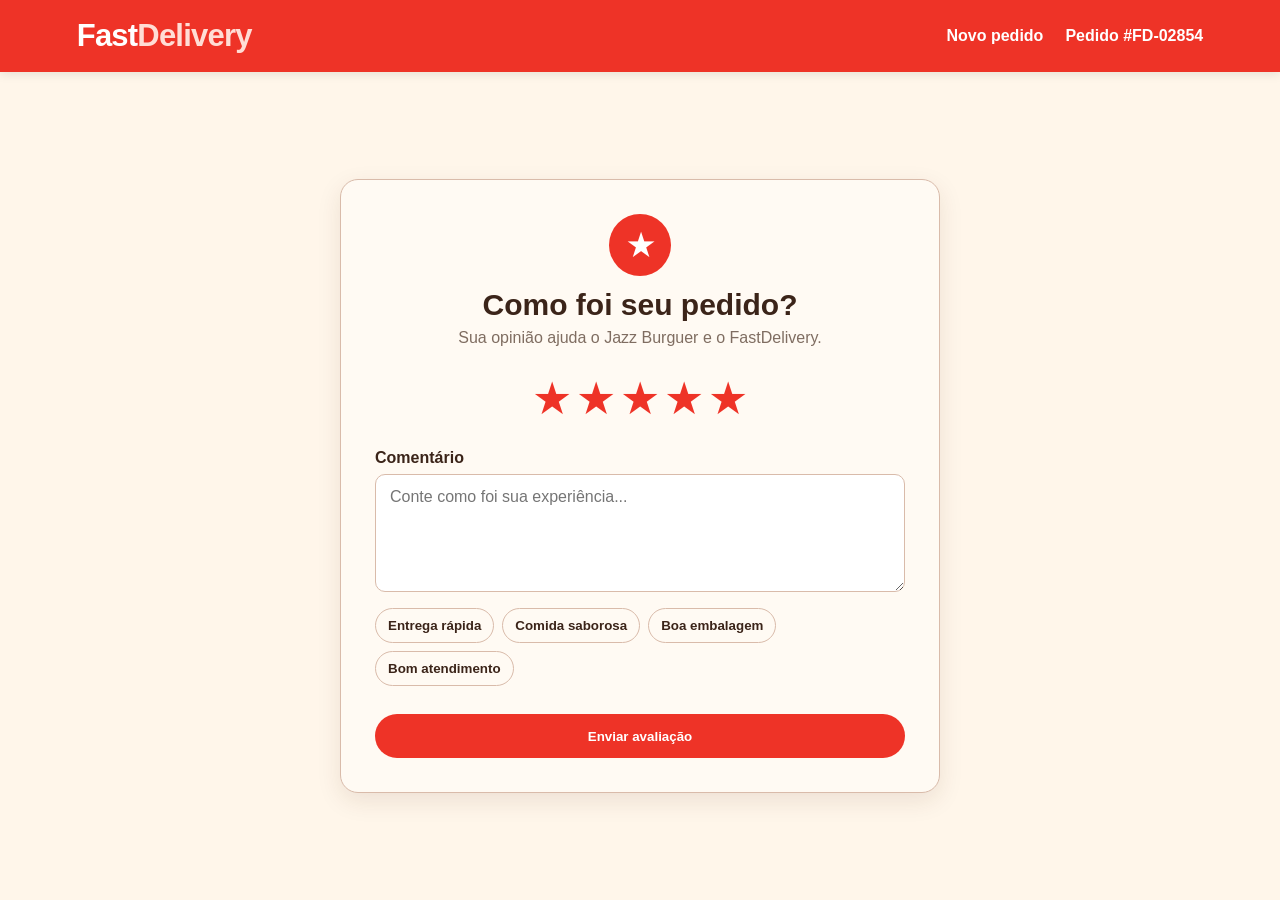
<file: fastdelivery/src/main/resources/static/avaliacao.html>
<!DOCTYPE html>
<html lang="pt-BR">
<head>
<meta charset="UTF-8"><meta name="viewport" content="width=device-width, initial-scale=1.0">
<title>FastDelivery - Avaliação</title><link rel="stylesheet" href="css/style.css">
</head>
<body>
<header class="topbar"><a class="brand" href="index.html">Fast<span>Delivery</span></a><nav><a href="index.html">Novo pedido</a><a href="pedido.html">Pedido #FD-02854</a></nav></header>
<main class="auth-page">
  <div class="auth-card review-card">
    <div class="auth-head"><div class="review-icon">★</div><h1>Como foi seu pedido?</h1><p>Sua opinião ajuda o Jazz Burguer e o FastDelivery.</p></div>
    <form id="review-form">
      <div class="rating" aria-label="Escolha uma nota">
        <input type="radio" id="r5" name="rating" value="5" checked><label for="r5">★</label>
        <input type="radio" id="r4" name="rating" value="4"><label for="r4">★</label>
        <input type="radio" id="r3" name="rating" value="3"><label for="r3">★</label>
        <input type="radio" id="r2" name="rating" value="2"><label for="r2">★</label>
        <input type="radio" id="r1" name="rating" value="1"><label for="r1">★</label>
      </div>
      <div class="field"><label>Comentário</label><textarea rows="5" placeholder="Conte como foi sua experiência..."></textarea></div>
      <div class="tags"><button type="button" onclick="selectTag(this)">Entrega rápida</button><button type="button" onclick="selectTag(this)">Comida saborosa</button><button type="button" onclick="selectTag(this)">Boa embalagem</button><button type="button" onclick="selectTag(this)">Bom atendimento</button></div>
      <button class="btn full" type="submit">Enviar avaliação</button>
    </form>
  </div>
</main>
<script src="js/app.js"></script>
</body>
</html>
</file>
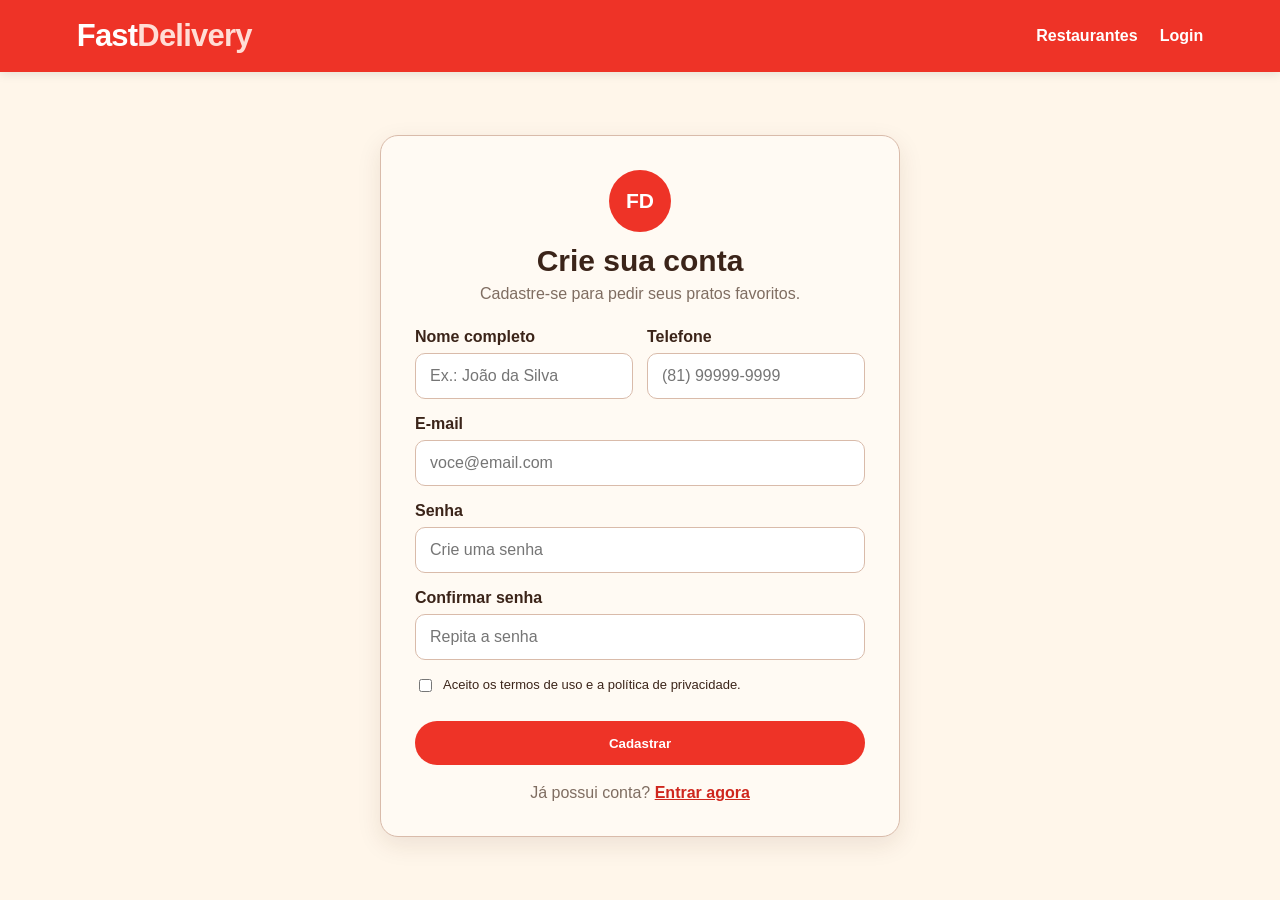
<file: fastdelivery/src/main/resources/static/cadastro.html>
<!DOCTYPE html>
<html lang="pt-BR">
<head>
  <meta charset="UTF-8"><meta name="viewport" content="width=device-width, initial-scale=1.0">
  <title>FastDelivery - Cadastro</title><link rel="stylesheet" href="css/style.css">
</head>
<body>
<header class="topbar"><a class="brand" href="index.html">Fast<span>Delivery</span></a><nav><a href="index.html">Restaurantes</a><a href="login.html">Login</a></nav></header>
<main class="auth-page">
  <div class="auth-card">
    <div class="auth-head"><div class="logo-badge">FD</div><h1>Crie sua conta</h1><p>Cadastre-se para pedir seus pratos favoritos.</p></div>
    <form id="cadastro-form">
      <div class="form-grid">
        <div class="field"><label>Nome completo</label><input required placeholder="Ex.: João da Silva"></div>
        <div class="field"><label>Telefone</label><input required placeholder="(81) 99999-9999"></div>
      </div>
      <div class="field"><label>E-mail</label><input type="email" required placeholder="voce@email.com"></div>
      <div class="field"><label>Senha</label><input type="password" required placeholder="Crie uma senha"></div>
      <div class="field"><label>Confirmar senha</label><input type="password" required placeholder="Repita a senha"></div>
      <label class="check"><input type="checkbox" required> Aceito os termos de uso e a política de privacidade.</label>
      <button class="btn full" type="submit">Cadastrar</button>
    </form>
    <p class="switch">Já possui conta? <a href="login.html">Entrar agora</a></p>
  </div>
</main>
<script src="js/app.js"></script>
</body>
</html>
</file>
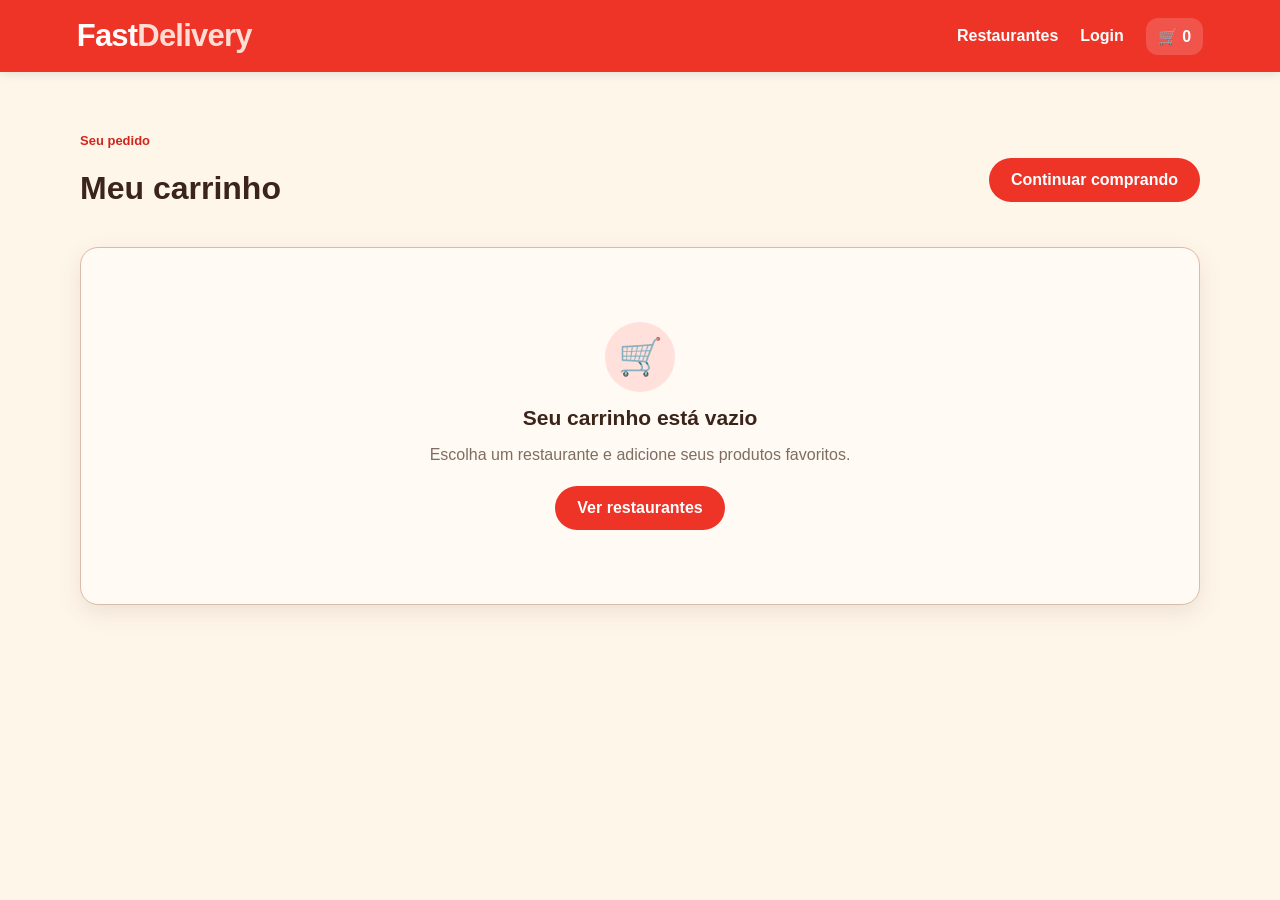
<file: fastdelivery/src/main/resources/static/carrinho.html>
<!DOCTYPE html>
<html lang="pt-BR">

<head>

  <meta charset="UTF-8">

  <meta
    name="viewport"
    content="width=device-width, initial-scale=1.0">

  <title>FastDelivery - Meu Carrinho</title>

  <link
    rel="stylesheet"
    href="css/style.css">

</head>

<body>

  <header class="topbar">

    <a
      class="brand"
      href="index.html">

      Fast<span>Delivery</span>

    </a>

    <nav>

      <a href="index.html">
        Restaurantes
      </a>

      <a href="login.html" id="login-link">
        Login
      </a>

      <span
        id="usuario-logado"
        style="display:none;">

        Olá,
        <strong id="nome-usuario"></strong>

      </span>

      <button
        id="logout-btn"
        class="nav-logout"
        type="button"
        style="display:none;"
        onclick="logout()">

        Sair

      </button>

      <a
        href="carrinho.html"
        class="nav-cart">

        🛒
        <span id="cart-count">0</span>

      </a>

    </nav>

  </header>


  <main class="container">

    <div class="section-title">

      <div>

        <span class="eyebrow">
          Seu pedido
        </span>

        <h1>
          Meu carrinho
        </h1>

      </div>

      <a
        href="index.html"
        class="btn">

        Continuar comprando

      </a>

    </div>


    <section
      id="cart-page"
      class="panel">

      <div
        id="cart-items">
      </div>

      <div
        id="cart-empty"
        class="empty-cart"
        style="display:none;">

        <div class="restaurant-icon">
          🛒
        </div>

        <h2>
          Seu carrinho está vazio
        </h2>

        <p class="muted">
          Escolha um restaurante e adicione
          seus produtos favoritos.
        </p>

        <a
          href="index.html"
          class="btn">

          Ver restaurantes

        </a>

      </div>


      <div
        id="cart-footer"
        style="display:none;">

        <hr>

        <div class="summary-total">

          <span>
            Total
          </span>

          <strong id="cart-total">
            R$ 0,00
          </strong>

        </div>

        <div class="cart-actions">

          <a
            href="index.html"
            class="btn">

            Continuar comprando

          </a>

          <a
            href="pagamento.html"
            class="btn full">

            Finalizar pedido

          </a>

        </div>

      </div>

    </section>

  </main>


  <script src="js/app.js"></script>

</body>

</html>
</file>
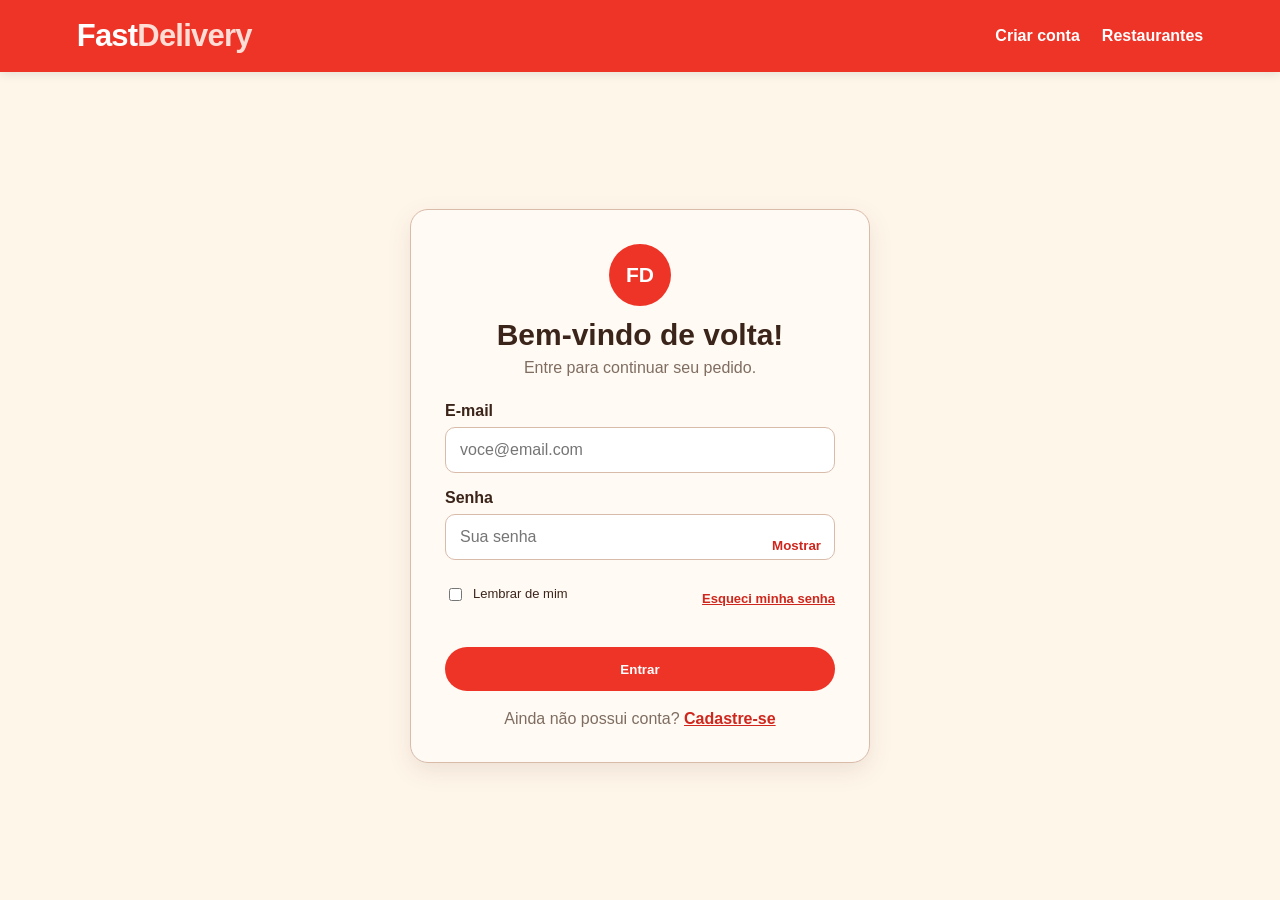
<file: fastdelivery/src/main/resources/static/login.html>
<!DOCTYPE html>
<html lang="pt-BR">

<head>

  <meta charset="UTF-8">

  <meta
    name="viewport"
    content="width=device-width, initial-scale=1.0">

  <title>FastDelivery - Login</title>

  <link rel="stylesheet" href="css/style.css">

</head>

<body>

  <header class="topbar">

    <a class="brand" href="index.html">
      Fast<span>Delivery</span>
    </a>

    <nav>

      <a href="cadastro.html">
        Criar conta
      </a>

      <a href="index.html">
        Restaurantes
      </a>

    </nav>

  </header>

  <main class="auth-page">

    <div class="auth-card compact">

      <div class="auth-head">

        <div class="logo-badge">
          FD
        </div>

        <h1>
          Bem-vindo de volta!
        </h1>

        <p>
          Entre para continuar seu pedido.
        </p>

      </div>

      <form id="login-form">

        <div class="field">

          <label>
            E-mail
          </label>

          <input
            type="email"
            required
            placeholder="voce@email.com">

        </div>

        <div class="field password-field">

          <label>
            Senha
          </label>

          <input
            id="senha"
            type="password"
            required
            placeholder="Sua senha">

          <button
            type="button"
            class="toggle-pass"
            onclick="togglePassword()">

            Mostrar

          </button>

        </div>

        <div class="login-row">

          <label class="check">

            <input type="checkbox">

            Lembrar de mim

          </label>

          <a href="#">
            Esqueci minha senha
          </a>

        </div>

        <button
          class="btn full"
          type="submit">

          Entrar

        </button>

      </form>

      <p class="switch">

        Ainda não possui conta?

        <a href="cadastro.html">
          Cadastre-se
        </a>

      </p>

    </div>

  </main>

  <script src="js/app.js"></script>

</body>

</html>
</file>
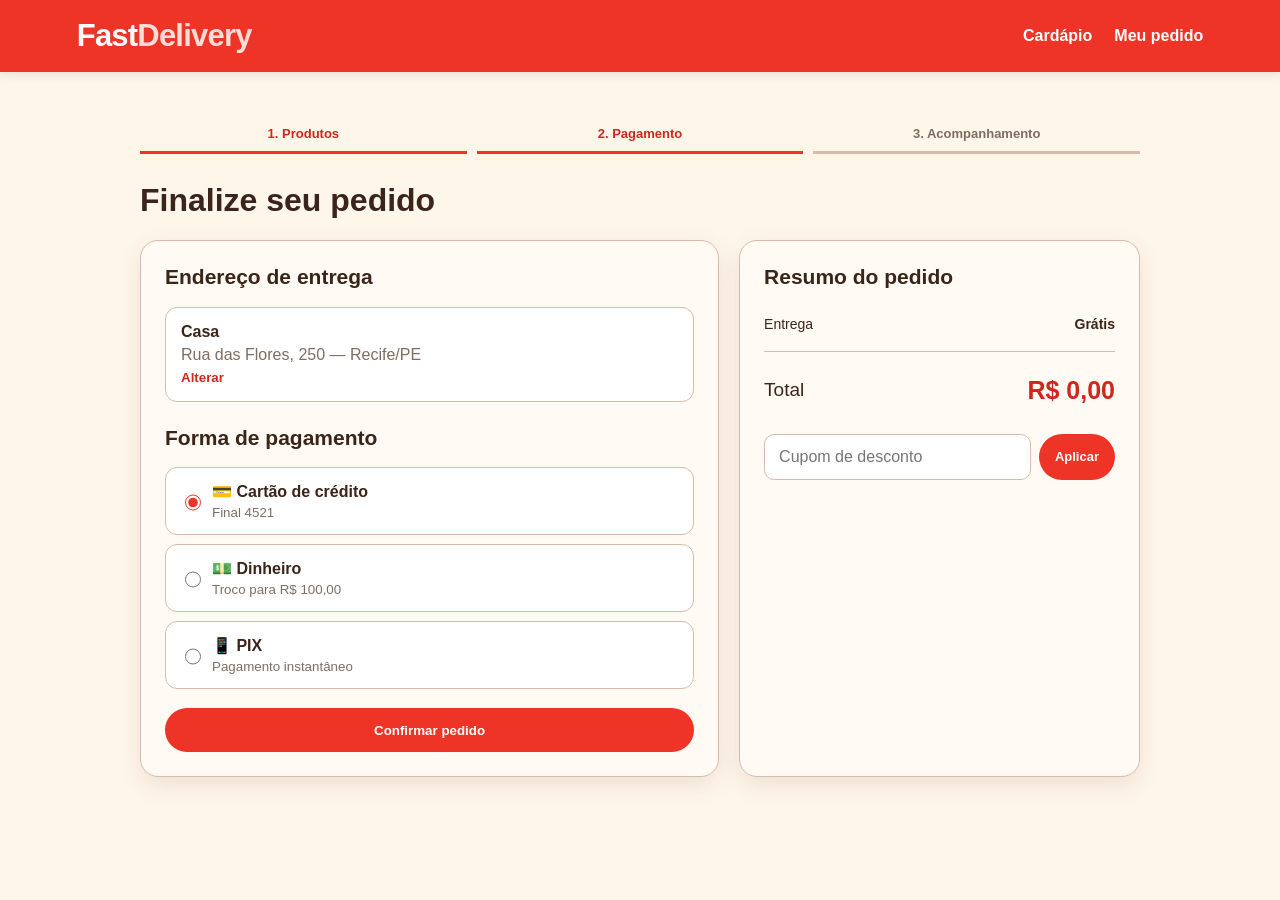
<file: fastdelivery/src/main/resources/static/pagamento.html>
<!DOCTYPE html>
<html lang="pt-BR">
<head>
<meta charset="UTF-8"><meta name="viewport" content="width=device-width, initial-scale=1.0">
<title>FastDelivery - Pagamento</title><link rel="stylesheet" href="css/style.css">
</head>
<body>
<header class="topbar"><a class="brand" href="index.html">Fast<span>Delivery</span></a><nav><a href="produtos.html">Cardápio</a><a href="pedido.html">Meu pedido</a></nav></header>
<main class="container narrow">
  <div class="steps"><span class="done">1. Produtos</span><span class="active">2. Pagamento</span><span>3. Acompanhamento</span></div>
  <h1>Finalize seu pedido</h1>
  <div class="checkout-grid">
    <section class="panel">
      <h2>Endereço de entrega</h2>
      <div class="address-selected"><b>Casa</b><p>Rua das Flores, 250 — Recife/PE</p><button class="link-btn">Alterar</button></div>
      <h2>Forma de pagamento</h2>
      <label class="payment-option"><input type="radio" name="pay" value="CARTAO" checked> <span>💳 Cartão de crédito</span><small>Final 4521</small></label>
      <label class="payment-option"><input type="radio" name="pay" value="DINHEIRO"> <span>💵 Dinheiro</span><small>Troco para R$ 100,00</small></label>
      <label class="payment-option"><input type="radio" name="pay" value="PIX"> <span>📱 PIX</span><small>Pagamento instantâneo</small></label>
      <button class="btn full" onclick="confirmOrder()">Confirmar pedido</button>
    </section>
    <aside class="panel order-summary">
      <h2>Resumo do pedido</h2>
      <div id="summary-items"></div>
      <div class="summary-line"><span>Entrega</span><b>Grátis</b></div>
      <hr><div class="summary-total"><span>Total</span><strong id="summary-total">R$ 0,00</strong></div>
      <div class="promo"><input placeholder="Cupom de desconto"><button class="btn small">Aplicar</button></div>
    </aside>
  </div>
</main>
<script src="js/app.js"></script>
</body>
</html>
</file>
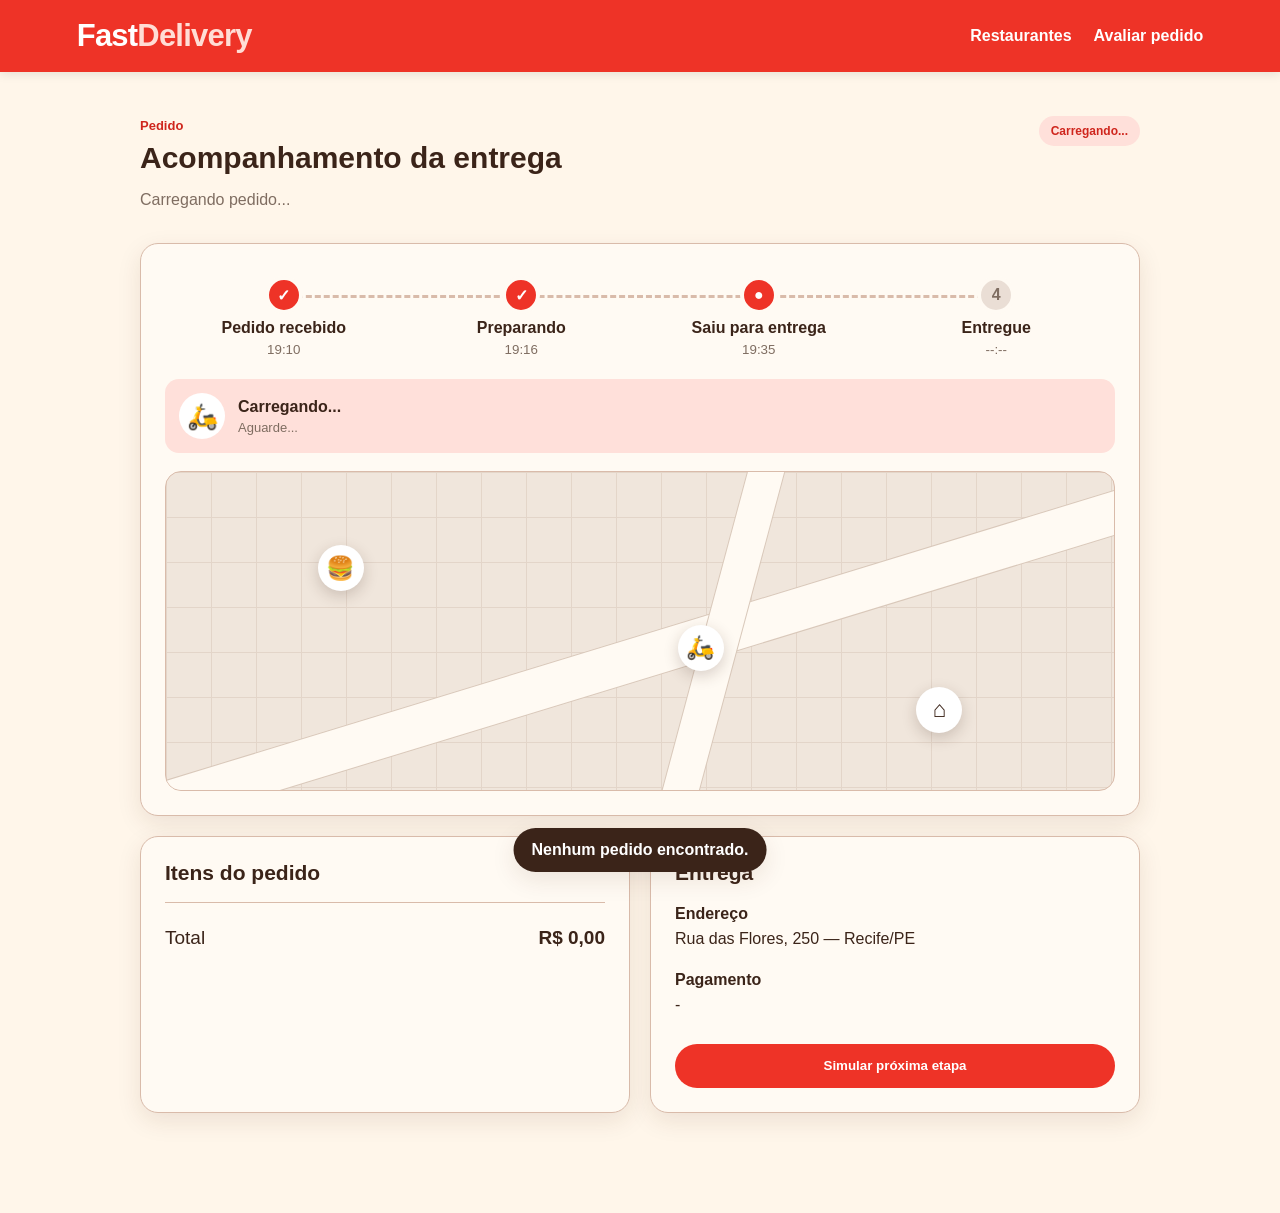
<file: fastdelivery/src/main/resources/static/pedido.html>
<!DOCTYPE html>
<html lang="pt-BR">
<head>
<meta charset="UTF-8"><meta name="viewport" content="width=device-width, initial-scale=1.0">
<title>FastDelivery - Acompanhamento</title><link rel="stylesheet" href="css/style.css">
</head>
<body>
<header class="topbar"><a class="brand" href="index.html">Fast<span>Delivery</span></a><nav><a href="index.html">Restaurantes</a><a href="avaliacao.html">Avaliar pedido</a></nav></header>
<main id="pedido-page" class="container narrow">
  <div class="order-top"><div><span class="eyebrow" id="pedido-codigo">Pedido</span><h1>Acompanhamento da entrega</h1><p class="muted" id="pedido-restaurante">Carregando pedido...</p></div><span class="status-badge" id="status-badge">Carregando...</span></div>
  <section class="panel tracking">
    <div class="progress-track">
      <div class="track-line"></div>
      <div class="track-step done"><span>✓</span><b>Pedido recebido</b><small>19:10</small></div>
      <div class="track-step done"><span>✓</span><b>Preparando</b><small>19:16</small></div>
      <div class="track-step active"><span>●</span><b>Saiu para entrega</b><small>19:35</small></div>
      <div class="track-step"><span>4</span><b>Entregue</b><small>--:--</small></div>
    </div>
    <div class="delivery-box"><div class="delivery-avatar">🛵</div><div id="delivery-message"><b>Carregando...</b><p>Aguarde...</p></div></div>
    <div class="fake-map"><div class="map-grid"></div><div class="map-road r1"></div><div class="map-road r2"></div><div class="map-point restaurant-point">🍔</div><div class="map-point rider-point">🛵</div><div class="map-point home-point">⌂</div></div>
  </section>
  <section class="two-col">
    <div class="panel"><h2>Itens do pedido</h2><div id="itens-pedido"></div><hr><div class="summary-total"><span>Total</span><strong id="total-pedido">R$ 0,00</strong></div></div>
    <div class="panel"><h2>Entrega</h2><p><b>Endereço</b><br>Rua das Flores, 250 — Recife/PE</p><p><b>Pagamento</b><br><span id="forma-pagamento">-</span></p><button id="advance-status" class="btn full" onclick="avancarPedido()">Simular próxima etapa</button><a id="avaliar-link" class="btn full" href="avaliacao.html" style="display:none;margin-top:10px">Avaliar pedido</a></div>
  </section>
</main>
<script src="js/app.js"></script>
</body>
</html>
</file>
<file: fastdelivery/src/main/resources/static/css/style.css>
:root {
  --red: #ee3327;
  --red-dark: #cf261d;
  --red-soft: #ffe0da;
  --cream: #fff6ea;
  --paper: #fffaf3;
  --brown: #3b2419;
  --muted: #7f6d61;
  --border: #d9bbaa;
  --shadow: 0 8px 24px rgba(76, 35, 20, 0.10);
  --radius: 18px;
}

* {
  box-sizing: border-box;
}

body {
  margin: 0;
  font-family: Arial, Helvetica, sans-serif;
  color: var(--brown);
  background: var(--cream);
  min-height: 100vh;
}

a {
  color: inherit;
}

/* =========================================================
   TOPO
   ========================================================= */

.topbar {
  height: 72px;
  background: var(--red);
  color: white;
  display: flex;
  align-items: center;
  justify-content: space-between;
  padding: 0 6vw;
  box-shadow: 0 2px 10px rgba(0, 0, 0, 0.10);
}

.brand {
  font-size: 31px;
  font-weight: 800;
  text-decoration: none;
  letter-spacing: -0.8px;
}

.brand span {
  color: #ffddd5;
}

.topbar nav {
  display: flex;
  align-items: center;
  gap: 22px;
}

.topbar nav a {
  text-decoration: none;
  font-weight: 700;
}

.nav-cart {
  background: rgba(255, 255, 255, 0.16);
  padding: 9px 12px;
  border-radius: 12px;
  text-decoration: none;
}

.nav-logout {
  border: 1px solid rgba(255, 255, 255, 0.45);
  background: transparent;
  color: white;
  font: inherit;
  font-weight: 700;
  padding: 8px 14px;
  border-radius: 10px;
  cursor: pointer;
  transition: all 0.2s ease;
}

.nav-logout:hover {
  background: rgba(255, 255, 255, 0.12);
  border-color: rgba(255, 255, 255, 0.7);
}

.nav-logout:active {
  transform: translateY(1px);
}

/* =========================================================
   CONTAINER
   ========================================================= */

.container {
  width: min(1120px, 92vw);
  margin: 0 auto;
  padding: 44px 0 100px;
}

.narrow {
  width: min(1000px, 92vw);
}

/* =========================================================
   HOME
   ========================================================= */

.hero {
  text-align: center;
  padding: 35px 0 25px;
}

.hero h1 {
  font-size: clamp(30px, 4vw, 43px);
  margin: 10px 0 25px;
}

.search {
  display: flex;
  justify-content: center;
  align-items: center;
  gap: 10px;
}

.search label {
  font-weight: 700;
}

.search input {
  width: min(580px, 60vw);
  height: 48px;
  padding: 0 16px;
  border: 2px solid var(--brown);
  background: transparent;
  border-radius: 4px;
  outline: none;
}

/* =========================================================
   BOTÕES
   ========================================================= */

.btn {
  display: inline-flex;
  justify-content: center;
  align-items: center;
  border: 0;
  background: var(--red);
  color: #fff;
  min-height: 44px;
  padding: 0 22px;
  border-radius: 999px;
  font-weight: 800;
  cursor: pointer;
  text-decoration: none;
  transition: background 0.2s ease, transform 0.15s ease;
}

.btn:hover {
  background: var(--red-dark);
}

.btn:active {
  transform: translateY(1px);
}

.btn.small {
  min-height: 34px;
  padding: 0 16px;
  font-size: 13px;
}

.btn.full {
  width: 100%;
  margin-top: 10px;
}

/* =========================================================
   CHIPS
   ========================================================= */

.chips {
  display: flex;
  gap: 13px;
  flex-wrap: wrap;
  justify-content: center;
  margin: 20px 0 30px;
}

.chips button,
.tags button {
  border: 0;
  background: var(--red);
  color: #fff;
  border-radius: 999px;
  padding: 12px 20px;
  font-weight: 800;
  cursor: pointer;
  box-shadow: 0 3px 6px rgba(0, 0, 0, 0.08);
}

/* =========================================================
   TÍTULOS DE SEÇÃO
   ========================================================= */

.section-title {
  display: flex;
  align-items: center;
  justify-content: space-between;
  gap: 20px;
  margin: 15px 0 18px;
}

.section-title h2 {
  margin: 0;
  font-size: 25px;
}

.section-title a {
  font-weight: 700;
  text-decoration: none;
}

/* =========================================================
   RESTAURANTES
   ========================================================= */

.restaurant-grid {
  display: grid;
  grid-template-columns: repeat(4, 1fr);
  gap: 20px;
}

.restaurant-card,
.product-card,
.panel,
.auth-card {
  background: var(--paper);
  border: 1px solid var(--border);
  border-radius: var(--radius);
  box-shadow: var(--shadow);
}

.restaurant-card {
  text-align: center;
  padding: 26px 17px 22px;
}

.restaurant-icon {
  width: 70px;
  height: 70px;
  margin: 0 auto 10px;
  display: grid;
  place-items: center;
  border-radius: 50%;
  background: var(--red-soft);
  font-size: 36px;
}

.restaurant-icon.big {
  width: 92px;
  height: 92px;
  margin: 0;
  font-size: 47px;
}

.restaurant-card h3 {
  margin: 6px 0;
  font-size: 19px;
}

.restaurant-card p {
  margin: 0 0 9px;
  color: var(--muted);
}

.stars {
  letter-spacing: 3px;
  margin: 9px 0 16px;
  font-size: 18px;
}

/* =========================================================
   LOGIN / CADASTRO
   ========================================================= */

.auth-page {
  min-height: calc(100vh - 72px);
  display: grid;
  place-items: center;
  padding: 46px 16px;
}

.auth-card {
  width: min(520px, 100%);
  padding: 34px;
}

.auth-card.compact {
  width: min(460px, 100%);
}

.auth-head {
  text-align: center;
  margin-bottom: 25px;
}

.auth-head h1 {
  margin: 12px 0 7px;
  font-size: 30px;
}

.auth-head p {
  margin: 0;
  color: var(--muted);
}

.logo-badge,
.review-icon {
  width: 62px;
  height: 62px;
  display: grid;
  place-items: center;
  margin: 0 auto;
  border-radius: 50%;
  background: var(--red);
  color: white;
  font-weight: 900;
  font-size: 21px;
}

.review-icon {
  font-size: 30px;
}

.field {
  display: flex;
  flex-direction: column;
  gap: 7px;
  margin-bottom: 16px;
}

.field label {
  font-weight: 800;
}

.field input,
.field textarea,
.promo input {
  width: 100%;
  border: 1.5px solid var(--border);
  background: white;
  border-radius: 10px;
  padding: 13px 14px;
  font: inherit;
  color: var(--brown);
  outline: none;
}

.field textarea {
  resize: vertical;
  min-height: 110px;
}

.field input:focus,
.field textarea:focus,
.promo input:focus {
  border-color: var(--red);
  box-shadow: 0 0 0 3px rgba(238, 51, 39, 0.10);
}

.form-grid {
  display: grid;
  grid-template-columns: 1fr 1fr;
  gap: 14px;
}

.check {
  display: flex;
  align-items: flex-start;
  gap: 8px;
  font-size: 13px;
  line-height: 1.35;
  margin: 9px 0 16px;
}

.check input {
  margin-top: 3px;
  accent-color: var(--red);
}

.switch {
  text-align: center;
  margin: 19px 0 0;
  color: var(--muted);
}

.switch a,
.login-row a {
  color: var(--red-dark);
  font-weight: 800;
}

.login-row {
  display: flex;
  align-items: center;
  justify-content: space-between;
  gap: 12px;
  font-size: 13px;
  margin-bottom: 17px;
}

.password-field {
  position: relative;
}

.toggle-pass {
  position: absolute;
  right: 8px;
  bottom: 6px;
  border: 0;
  background: transparent;
  color: var(--red-dark);
  font-weight: 800;
  cursor: pointer;
}

/* =========================================================
   BANNER DO RESTAURANTE
   ========================================================= */

.restaurant-banner {
  display: flex;
  align-items: center;
  gap: 20px;
  background: var(--paper);
  border: 1px solid var(--border);
  border-radius: var(--radius);
  padding: 25px;
}

.restaurant-banner h1 {
  margin: 0 0 7px;
}

.restaurant-banner p {
  margin: 0 0 10px;
  color: var(--muted);
}

.pill,
.status-badge {
  display: inline-block;
  border-radius: 999px;
  padding: 8px 12px;
  background: var(--red-soft);
  color: var(--red-dark);
  font-weight: 800;
  font-size: 12px;
}

/* =========================================================
   PRODUTOS
   ========================================================= */

.product-grid {
  display: grid;
  grid-template-columns: repeat(2, 1fr);
  gap: 18px;
}

.product-card {
  display: flex;
  overflow: hidden;
}

.food-photo {
  min-width: 145px;
  display: grid;
  place-items: center;
  background: var(--red-soft);
  font-size: 58px;
}

.product-info {
  padding: 18px;
}

.product-info h3 {
  margin: 0 0 7px;
  font-size: 20px;
}

.product-info p {
  min-height: 42px;
  color: var(--muted);
  font-size: 14px;
  line-height: 1.45;
  margin: 0 0 11px;
}

.product-info strong {
  display: block;
  font-size: 18px;
  margin-bottom: 12px;
}

/* =========================================================
   CHECKOUT
   ========================================================= */

.sticky-checkout {
  position: sticky;
  bottom: 18px;
  margin: 25px 0 -50px;
  background: var(--brown);
  color: white;
  padding: 14px 18px;
  border-radius: 16px;
  display: flex;
  align-items: center;
  justify-content: space-between;
  box-shadow: var(--shadow);
}

.steps {
  display: flex;
  justify-content: space-between;
  gap: 10px;
  margin: 0 0 28px;
  font-size: 13px;
  font-weight: 800;
  color: var(--muted);
}

.steps span {
  flex: 1;
  padding: 10px 14px;
  border-bottom: 3px solid var(--border);
  text-align: center;
}

.steps .done,
.steps .active {
  color: var(--red-dark);
  border-color: var(--red);
}

.checkout-grid {
  display: grid;
  grid-template-columns: 1.3fr 0.9fr;
  gap: 20px;
}

.panel {
  padding: 24px;
}

.panel h2 {
  margin-top: 0;
  font-size: 21px;
}

.address-selected {
  background: white;
  border: 1px solid var(--border);
  padding: 15px;
  border-radius: 12px;
  margin-bottom: 24px;
}

.address-selected p {
  margin: 5px 0 4px;
  color: var(--muted);
}

.link-btn {
  border: 0;
  background: transparent;
  color: var(--red-dark);
  font-weight: 800;
  padding: 0;
  cursor: pointer;
}

.payment-option {
  display: grid;
  grid-template-columns: 24px 1fr;
  gap: 4px 8px;
  padding: 14px;
  border: 1px solid var(--border);
  border-radius: 12px;
  margin: 9px 0;
  background: white;
  cursor: pointer;
}

.payment-option input {
  grid-row: span 2;
  accent-color: var(--red);
  margin-top: 3px;
}

.payment-option span {
  font-weight: 800;
}

.payment-option small {
  color: var(--muted);
}

.summary-line,
.summary-total {
  display: flex;
  align-items: center;
  justify-content: space-between;
  gap: 12px;
  padding: 9px 0;
}

.summary-line {
  font-size: 14px;
}

.summary-total {
  font-size: 19px;
  padding-top: 14px;
}

.order-summary hr,
.panel hr {
  border: 0;
  border-top: 1px solid var(--border);
  margin: 10px 0;
}

.order-summary strong {
  font-size: 25px;
  color: var(--red-dark);
}

.promo {
  display: flex;
  gap: 8px;
  margin-top: 20px;
}

/* =========================================================
   ACOMPANHAMENTO DO PEDIDO
   ========================================================= */

.order-top {
  display: flex;
  justify-content: space-between;
  gap: 18px;
  align-items: flex-start;
  margin-bottom: 18px;
}

.eyebrow {
  color: var(--red-dark);
  font-weight: 900;
  font-size: 13px;
}

.order-top h1 {
  margin: 7px 0;
  font-size: 30px;
}

.muted {
  color: var(--muted);
}

.tracking {
  overflow: hidden;
}

.progress-track {
  display: grid;
  grid-template-columns: repeat(4, 1fr);
  gap: 0;
  position: relative;
  margin: 8px 0 22px;
}

.track-line {
  position: absolute;
  top: 19px;
  left: 12%;
  right: 12%;
  border-top: 3px dashed var(--border);
  z-index: 0;
}

.track-step {
  z-index: 1;
  display: flex;
  flex-direction: column;
  align-items: center;
  text-align: center;
  gap: 5px;
}

.track-step span {
  width: 38px;
  height: 38px;
  display: grid;
  place-items: center;
  border-radius: 50%;
  background: #eaded5;
  color: var(--muted);
  font-weight: 900;
  border: 4px solid var(--paper);
}

.track-step.done span,
.track-step.active span {
  background: var(--red);
  color: white;
}

.track-step small {
  color: var(--muted);
}

.delivery-box {
  display: flex;
  gap: 13px;
  align-items: center;
  background: var(--red-soft);
  border-radius: 14px;
  padding: 14px;
}

.delivery-avatar {
  width: 46px;
  height: 46px;
  border-radius: 50%;
  display: grid;
  place-items: center;
  background: white;
  font-size: 25px;
}

.delivery-box p {
  margin: 4px 0 0;
  color: var(--muted);
  font-size: 13px;
}

.fake-map {
  height: 320px;
  border-radius: 16px;
  background: #f0e6dc;
  margin-top: 18px;
  position: relative;
  overflow: hidden;
  border: 1px solid var(--border);
}

.map-grid {
  position: absolute;
  inset: 0;
  opacity: 0.35;
  background-image:
    linear-gradient(#cdb8a6 1px, transparent 1px),
    linear-gradient(90deg, #cdb8a6 1px, transparent 1px);
  background-size: 45px 45px;
}

.map-road {
  position: absolute;
  background: #fffaf3;
  box-shadow: 0 0 0 1px #d9c8ba;
}

.r1 {
  width: 120%;
  height: 42px;
  top: 52%;
  left: -10%;
  transform: rotate(-17deg);
}

.r2 {
  width: 35px;
  height: 120%;
  top: -10%;
  left: 57%;
  transform: rotate(15deg);
}

.map-point {
  position: absolute;
  width: 46px;
  height: 46px;
  display: grid;
  place-items: center;
  background: white;
  border-radius: 50%;
  box-shadow: 0 5px 15px rgba(59, 36, 25, 0.20);
  font-size: 23px;
}

.restaurant-point {
  left: 16%;
  top: 23%;
}

.rider-point {
  left: 54%;
  top: 48%;
}

.home-point {
  right: 16%;
  bottom: 18%;
}

/* =========================================================
   DUAS COLUNAS
   ========================================================= */

.two-col {
  display: grid;
  grid-template-columns: 1fr 1fr;
  gap: 20px;
  margin-top: 20px;
}

.two-col p {
  line-height: 1.55;
}

/* =========================================================
   AVALIAÇÃO
   ========================================================= */

.review-card {
  width: min(600px, 100%);
}

.rating {
  direction: rtl;
  display: flex;
  justify-content: center;
  gap: 4px;
  margin: 12px 0 24px;
}

.rating input {
  display: none;
}

.rating label {
  font-size: 45px;
  cursor: pointer;
  color: #d5c0b5;
}

.rating label:hover,
.rating label:hover ~ label,
.rating input:checked ~ label {
  color: var(--red);
}

.tags {
  display: flex;
  flex-wrap: wrap;
  gap: 8px;
  margin: 3px 0 18px;
}

.tags button {
  background: var(--paper);
  color: var(--brown);
  border: 1px solid var(--border);
  box-shadow: none;
  padding: 9px 12px;
}

.tags button.selected {
  background: var(--red);
  color: white;
  border-color: var(--red);
}

/* =========================================================
   CARRINHO
   ========================================================= */

.cart-item {
  display: flex;
  align-items: center;
  gap: 20px;
  padding: 18px 0;
  border-bottom: 1px solid rgba(0, 0, 0, 0.08);
}

.cart-item:last-child {
  border-bottom: none;
}

.cart-item-info {
  flex: 1;
}

.cart-item-info h3 {
  margin: 0 0 6px;
}

.cart-item-info p {
  margin: 0 0 6px;
}

.cart-item-info strong {
  display: block;
}

.cart-item-actions {
  display: flex;
  align-items: center;
  gap: 8px;
  flex-wrap: wrap;
  justify-content: flex-end;
}

/* =========================================================
   QUANTIDADE
   ========================================================= */

.qty-btn {
  width: 34px;
  height: 34px;
  display: inline-flex;
  align-items: center;
  justify-content: center;

  border: 1px solid rgba(0, 0, 0, 0.12);
  background: white;
  color: var(--brown);

  border-radius: 8px;

  font-size: 20px;
  font-weight: 700;
  line-height: 1;

  cursor: pointer;

  transition:
    background 0.2s ease,
    border-color 0.2s ease,
    transform 0.15s ease;
}

.qty-btn:hover {
  background: var(--red-soft);
  border-color: var(--red);
  color: var(--red-dark);
}

.qty-btn:active {
  transform: scale(0.95);
}

.qty-value {
  min-width: 28px;
  text-align: center;
  font-weight: 700;
  font-size: 16px;
}

/* =========================================================
   EXCLUIR ITEM
   ========================================================= */

.remove-cart {
  border: none;
  background: transparent;
  color: var(--red-dark);

  font: inherit;
  font-size: 14px;
  font-weight: 700;

  padding: 8px 10px;
  border-radius: 8px;

  cursor: pointer;

  transition:
    background 0.2s ease,
    color 0.2s ease;
}

.remove-cart:hover {
  background: var(--red-soft);
  color: #a51d17;
}

/* =========================================================
   LINK DO PRODUTO NO CARRINHO
   ========================================================= */

.cart-product-link {
  color: inherit;
  text-decoration: none;
}

.cart-product-link:hover h3 {
  color: var(--red-dark);
  text-decoration: underline;
}

/* =========================================================
   AÇÕES DO CARRINHO
   ========================================================= */

.cart-actions {
  display: flex;
  justify-content: flex-end;
  gap: 12px;
  margin-top: 20px;
}

/* =========================================================
   CARRINHO VAZIO
   ========================================================= */

.empty-cart {
  text-align: center;
  padding: 50px 20px;
}

.empty-cart h2 {
  margin-top: 14px;
  margin-bottom: 8px;
}

.empty-cart p {
  margin-bottom: 22px;
}

/* =========================================================
   TOAST
   ========================================================= */

#toast {
  position: fixed;
  left: 50%;
  bottom: 28px;
  transform: translate(-50%, 100px);
  background: var(--brown);
  color: white;
  padding: 13px 18px;
  border-radius: 999px;
  box-shadow: var(--shadow);
  transition: 0.25s ease;
  z-index: 99;
  font-weight: 700;
}

#toast.show {
  transform: translate(-50%, 0);
}

/* =========================================================
   RESPONSIVIDADE - 850px
   ========================================================= */

@media (max-width: 850px) {

  .restaurant-grid {
    grid-template-columns: repeat(2, 1fr);
  }

  .checkout-grid,
  .two-col {
    grid-template-columns: 1fr;
  }

}

/* =========================================================
   RESPONSIVIDADE - 700px
   ========================================================= */

@media (max-width: 700px) {

  .cart-item {
    align-items: flex-start;
    flex-wrap: wrap;
  }

  .cart-item-info {
    min-width: 180px;
  }

  .cart-item-actions {
    width: 100%;
    justify-content: flex-start;
    margin-top: 8px;
  }

  .cart-actions {
    flex-direction: column;
  }

  .cart-actions .btn {
    width: 100%;
  }

  .nav-logout {
    padding: 7px 11px;
  }

}

/* =========================================================
   RESPONSIVIDADE - 640px
   ========================================================= */

@media (max-width: 640px) {

  .topbar {
    padding: 0 4vw;
    height: 64px;
  }

  .brand {
    font-size: 25px;
  }

  .topbar nav {
    gap: 10px;
    font-size: 12px;
  }

  .container {
    padding-top: 28px;
  }

  .search {
    flex-wrap: wrap;
  }

  .search input {
    width: 100%;
    order: 2;
  }

  .search label {
    width: 100%;
    order: 1;
  }

  .search .btn {
    order: 3;
    width: 100%;
  }

  .restaurant-grid,
  .product-grid,
  .form-grid {
    grid-template-columns: 1fr;
  }

  .restaurant-banner {
    align-items: flex-start;
  }

  .food-photo {
    min-width: 112px;
  }

  .steps {
    font-size: 11px;
  }

  .steps span {
    padding: 8px 4px;
  }

  .progress-track {
    grid-template-columns: repeat(2, 1fr);
    gap: 18px;
  }

  .track-line {
    display: none;
  }

  .order-top {
    flex-direction: column;
  }

  .auth-card {
    padding: 24px 18px;
  }

  .sticky-checkout {
    flex-direction: column;
    gap: 10px;
  }

}
</file>
